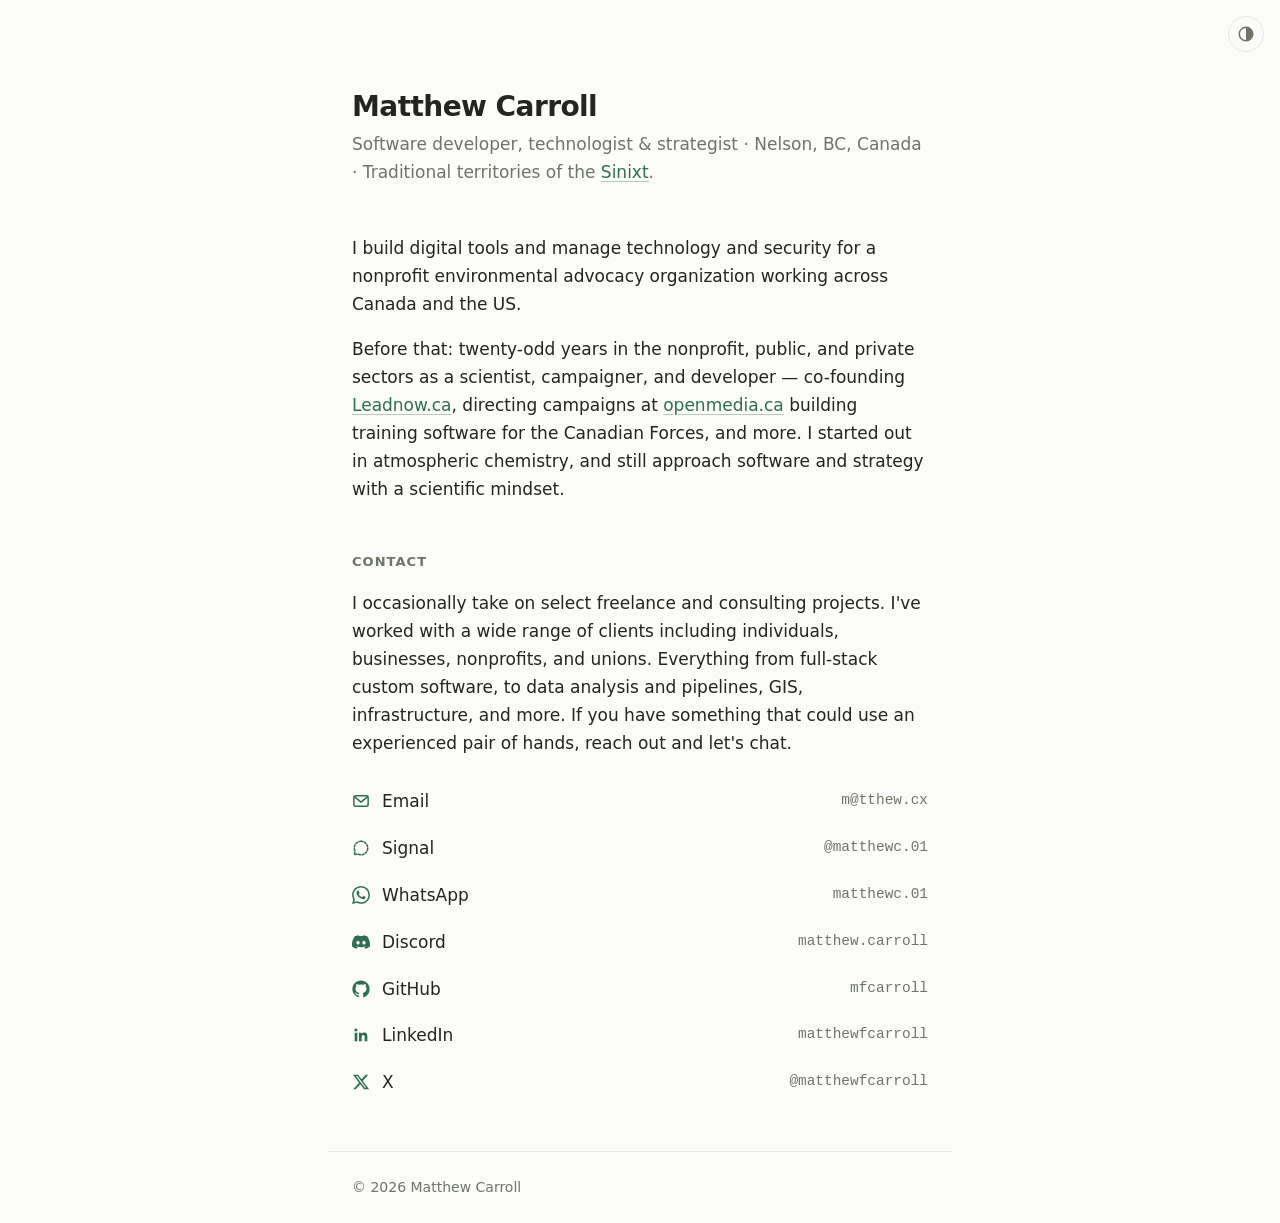
<file: index.html>
<!doctype html>
<html lang="en">
  <head>
    <meta charset="utf-8" />
    <meta name="viewport" content="width=device-width, initial-scale=1" />
    <title>Matthew Carroll — Software Developer</title>
    <meta
      name="description"
      content="Matthew Carroll is a software developer, technologist and strategist in Nelson, BC, Canada."
    />
    <link rel="canonical" href="https://matthewcarroll.ca/" />
    <meta property="og:title" content="Matthew Carroll" />
    <meta
      property="og:description"
      content="Software developer technologist and strategist in Nelson, BC, Canada."
    />
    <meta property="og:url" content="https://matthewcarroll.ca/" />
    <meta property="og:type" content="website" />
    <link rel="icon" href="favicon.svg" type="image/svg+xml" />
    <meta
      name="theme-color"
      media="(prefers-color-scheme: light)"
      content="#fbfbf9"
    />
    <meta
      name="theme-color"
      media="(prefers-color-scheme: dark)"
      content="#15181b"
    />
    <script>
      // Apply a stored theme override before first paint to avoid a flash.
      (function () {
        var t = localStorage.getItem("theme");
        if (t === "light" || t === "dark")
          document.documentElement.dataset.theme = t;
      })();
    </script>
    <link rel="stylesheet" href="styles.css" />
  </head>
  <body>
    <button class="theme-toggle" type="button" aria-label="Theme: system">
      <svg
        class="icon-system"
        viewBox="0 0 24 24"
        width="18"
        height="18"
        aria-hidden="true"
      >
        <circle
          cx="12"
          cy="12"
          r="9"
          fill="none"
          stroke="currentColor"
          stroke-width="2"
        />
        <path d="M12 3a9 9 0 0 1 0 18z" fill="currentColor" />
      </svg>
      <svg
        class="icon-light"
        viewBox="0 0 24 24"
        width="18"
        height="18"
        aria-hidden="true"
      >
        <circle cx="12" cy="12" r="4.5" fill="currentColor" />
        <g stroke="currentColor" stroke-width="2" stroke-linecap="round">
          <path
            d="M12 2.5v2.5M12 19v2.5M2.5 12H5M19 12h2.5M5.3 5.3l1.8 1.8M16.9 16.9l1.8 1.8M18.7 5.3l-1.8 1.8M7.1 16.9l-1.8 1.8"
          />
        </g>
      </svg>
      <svg
        class="icon-dark"
        viewBox="0 0 24 24"
        width="18"
        height="18"
        aria-hidden="true"
      >
        <path
          d="M20.5 14.5A8.5 8.5 0 0 1 9.5 3.5a8.5 8.5 0 1 0 11 11z"
          fill="currentColor"
        />
      </svg>
    </button>

    <main>
      <header>
        <h1>Matthew Carroll</h1>
        <p class="tagline">
          Software developer, technologist &amp; strategist · Nelson, BC, Canada
          · Traditional territories of the
          <a href="https://sinixt.org/" target="_blank">Sinixt</a>.
        </p>
      </header>

      <section aria-label="About">
        <p>
          I build digital tools and manage technology and security for a
          nonprofit environmental advocacy organization working across Canada
          and the US.
        </p>
        <p>
          Before that: twenty-odd years in the nonprofit, public, and private
          sectors as a scientist, campaigner, and developer — co-founding
          <a href="https://leadnow.ca" target="_blank">Leadnow.ca</a>, directing
          campaigns at
          <a href="https://openmedia.ca" target="_blank">openmedia.ca</a>
          building training software for the Canadian Forces, and more. I
          started out in atmospheric chemistry, and still approach software and
          strategy with a scientific mindset.
        </p>
      </section>

      <section aria-labelledby="contact-heading">
        <h2 id="contact-heading">Contact</h2>
        <p>
          I occasionally take on select freelance and consulting projects. I've
          worked with a wide range of clients including individuals, businesses,
          nonprofits, and unions. Everything from full-stack custom software, to
          data analysis and pipelines, GIS, infrastructure, and more. If you
          have something that could use an experienced pair of hands, reach out
          and let's chat.
        </p>
        <ul class="contact">
          <li>
            <a href="mailto:m@tthew.cx">
              <svg
                viewBox="0 0 24 24"
                width="18"
                height="18"
                aria-hidden="true"
                fill="none"
                stroke="currentColor"
                stroke-width="2"
                stroke-linecap="round"
                stroke-linejoin="round"
              >
                <rect x="2.5" y="5" width="19" height="14" rx="2" />
                <path d="m3.5 6.5 8.5 7 8.5-7" />
              </svg>
              <span>Email</span>
              <span class="handle">m@tthew.cx</span>
            </a>
          </li>
          <li>
            <a
              href="https://signal.me/#eu/y4Be9GjrAKG7JLKjGydiETbgCJ66M61_4Q3n5W6xiPnIg-xng4dDgKh2PlTUxSi6"
              target="_blank"
            >
              <svg
                viewBox="0 0 24 24"
                width="18"
                height="18"
                aria-hidden="true"
                fill="none"
                stroke="currentColor"
                stroke-width="2"
                stroke-linecap="round"
              >
                <path
                  d="M12 3a9 9 0 1 1-4.3 16.9L3 21l1.1-4.7A9 9 0 0 1 12 3z"
                  stroke-dasharray="2.6 2.2"
                />
              </svg>
              <span>Signal</span>
              <span class="handle">@matthewc.01</span>
            </a>
          </li>
          <li>
            <a href="https://wa.me/matthewc.01" target="_blank">
              <svg
                viewBox="0 0 24 24"
                width="18"
                height="18"
                aria-hidden="true"
                fill="currentColor"
              >
                <path
                  d="M17.472 14.382c-.297-.149-1.758-.867-2.03-.967-.273-.099-.471-.148-.67.15-.197.297-.767.966-.94 1.164-.173.199-.347.223-.644.075-.297-.15-1.255-.463-2.39-1.475-.883-.788-1.48-1.761-1.653-2.059-.173-.297-.018-.458.13-.606.134-.133.297-.347.446-.52.149-.174.198-.298.298-.497.099-.198.05-.371-.025-.52-.075-.149-.669-1.612-.916-2.207-.242-.579-.487-.5-.669-.51-.173-.008-.371-.01-.57-.01-.198 0-.52.074-.792.372-.272.297-1.04 1.016-1.04 2.479 0 1.462 1.065 2.875 1.213 3.074.149.198 2.096 3.2 5.077 4.487.709.306 1.262.489 1.694.625.712.227 1.36.195 1.871.118.571-.085 1.758-.719 2.006-1.413.248-.694.248-1.289.173-1.413-.074-.124-.272-.198-.57-.347M12.05 21.785h-.004a9.87 9.87 0 0 1-5.031-1.378l-.361-.214-3.741.982.998-3.648-.235-.374a9.86 9.86 0 0 1-1.51-5.26c.001-5.45 4.436-9.884 9.888-9.884 2.64 0 5.122 1.03 6.988 2.898a9.825 9.825 0 0 1 2.893 6.994c-.003 5.45-4.437 9.884-9.885 9.884m8.413-18.297A11.815 11.815 0 0 0 12.05 0C5.495 0 .16 5.335.157 11.892c0 2.096.547 4.142 1.588 5.945L.057 24l6.305-1.654a11.882 11.882 0 0 0 5.683 1.448h.005c6.554 0 11.89-5.335 11.893-11.893a11.821 11.821 0 0 0-3.48-8.413z"
                />
              </svg>
              <span>WhatsApp</span>
              <span class="handle">matthewc.01</span>
            </a>
          </li>
          <li>
            <a
              href="https://discord.com/users/486293101108002816"
              target="_blank"
            >
              <svg
                viewBox="0 0 24 24"
                width="18"
                height="18"
                aria-hidden="true"
                fill="currentColor"
              >
                <path
                  d="M20.317 4.3698a19.7913 19.7913 0 0 0-4.8851-1.5152.0741.0741 0 0 0-.0785.0371c-.211.3753-.4447.8648-.6083 1.2495-1.8447-.2762-3.68-.2762-5.4868 0-.1636-.3933-.4058-.8742-.6177-1.2495a.077.077 0 0 0-.0785-.037 19.7363 19.7363 0 0 0-4.8852 1.515.0699.0699 0 0 0-.0321.0277C.5334 9.0458-.319 13.5799.0992 18.0578a.0824.0824 0 0 0 .0312.0561c2.0528 1.5076 4.0413 2.4228 5.9929 3.0294a.0777.0777 0 0 0 .0842-.0276c.4616-.6304.8731-1.2952 1.226-1.9942a.076.076 0 0 0-.0416-.1057c-.6528-.2476-1.2743-.5495-1.8722-.8923a.077.077 0 0 1-.0076-.1277c.1258-.0943.2517-.1923.3718-.2914a.0743.0743 0 0 1 .0776-.0105c3.9278 1.7933 8.18 1.7933 12.0614 0a.0739.0739 0 0 1 .0785.0095c.1202.099.246.1981.3728.2924a.077.077 0 0 1-.0066.1276 12.2986 12.2986 0 0 1-1.873.8914.0766.0766 0 0 0-.0407.1067c.3604.698.7719 1.3628 1.225 1.9932a.076.076 0 0 0 .0842.0286c1.961-.6067 3.9495-1.5219 6.0023-3.0294a.077.077 0 0 0 .0313-.0552c.5004-5.177-.8382-9.6739-3.5485-13.6604a.061.061 0 0 0-.0312-.0286zM8.02 15.3312c-1.1825 0-2.1569-1.0857-2.1569-2.419 0-1.3332.9555-2.4189 2.157-2.4189 1.2108 0 2.1757 1.0952 2.1568 2.419 0 1.3332-.9555 2.4189-2.1569 2.4189zm7.9748 0c-1.1825 0-2.1569-1.0857-2.1569-2.419 0-1.3332.9554-2.4189 2.1569-2.4189 1.2108 0 2.1757 1.0952 2.1568 2.419 0 1.3332-.946 2.4189-2.1568 2.4189z"
                />
              </svg>
              <span>Discord</span>
              <span class="handle">matthew.carroll</span>
            </a>
          </li>
          <li>
            <a href="https://github.com/mfcarroll" target="_blank">
              <svg
                viewBox="0 0 24 24"
                width="18"
                height="18"
                aria-hidden="true"
                fill="currentColor"
              >
                <path
                  d="M12 .5C5.65.5.5 5.65.5 12c0 5.08 3.29 9.39 7.86 10.91.58.11.79-.25.79-.55 0-.27-.01-1.17-.02-2.12-3.2.7-3.87-1.36-3.87-1.36-.52-1.33-1.28-1.68-1.28-1.68-1.04-.71.08-.7.08-.7 1.15.08 1.76 1.19 1.76 1.19 1.03 1.75 2.69 1.25 3.34.95.1-.74.4-1.25.72-1.53-2.55-.29-5.23-1.28-5.23-5.68 0-1.26.45-2.28 1.19-3.09-.12-.29-.52-1.46.11-3.05 0 0 .97-.31 3.17 1.18a11.03 11.03 0 0 1 5.78 0c2.2-1.49 3.17-1.18 3.17-1.18.63 1.59.23 2.76.11 3.05.74.81 1.19 1.83 1.19 3.09 0 4.41-2.69 5.38-5.25 5.67.41.35.77 1.05.77 2.12 0 1.53-.01 2.76-.01 3.14 0 .3.2.67.8.55A11.51 11.51 0 0 0 23.5 12C23.5 5.65 18.35.5 12 .5z"
                />
              </svg>
              <span>GitHub</span>
              <span class="handle">mfcarroll</span>
            </a>
          </li>
          <li>
            <a
              href="https://www.linkedin.com/in/matthewfcarroll/"
              target="_blank"
            >
              <svg
                viewBox="0 0 24 24"
                width="18"
                height="18"
                aria-hidden="true"
                fill="currentColor"
              >
                <path
                  d="M20.45 20.45h-3.56v-5.57c0-1.33-.02-3.04-1.85-3.04-1.85 0-2.14 1.45-2.14 2.94v5.67H9.34V9h3.42v1.56h.05c.48-.9 1.64-1.85 3.37-1.85 3.6 0 4.27 2.37 4.27 5.46v6.28zM5.34 7.43a2.07 2.07 0 1 1 0-4.13 2.07 2.07 0 0 1 0 4.13zM7.12 20.45H3.55V9h3.57v11.45z"
                />
              </svg>
              <span>LinkedIn</span>
              <span class="handle">matthewfcarroll</span>
            </a>
          </li>
          <li>
            <a href="https://x.com/matthewfcarroll" target="_blank">
              <svg
                viewBox="0 0 24 24"
                width="18"
                height="18"
                aria-hidden="true"
                fill="currentColor"
              >
                <path
                  d="M18.24 2.25h3.31l-7.23 8.26 8.5 11.24h-6.66l-5.21-6.82-5.97 6.82H1.67l7.73-8.84L1.25 2.25h6.83l4.71 6.23 5.45-6.23zm-1.16 17.52h1.83L7.08 4.13H5.12l11.96 15.64z"
                />
              </svg>
              <span>X</span>
              <span class="handle">@matthewfcarroll</span>
            </a>
          </li>
        </ul>
      </section>
    </main>

    <footer>
      <p>© 2026 Matthew Carroll</p>
    </footer>

    <script src="theme.js"></script>
  </body>
</html>
</file>
<file: styles.css>
/* Theme ------------------------------------------------------------------ */

:root {
  color-scheme: light dark;

  --bg: light-dark(#fbfbf9, #15181b);
  --text: light-dark(#22261f, #d5dbd4);
  --muted: light-dark(#6e7568, #8b948a);
  --accent: light-dark(#2e6e54, #82c3a5);
  --rule: light-dark(#e6e7e1, #2a2f33);
}

:root[data-theme="light"] {
  color-scheme: light;
}
:root[data-theme="dark"] {
  color-scheme: dark;
}

/* Base ------------------------------------------------------------------- */

* {
  box-sizing: border-box;
  margin: 0;
}

body {
  font-family:
    ui-sans-serif,
    system-ui,
    -apple-system,
    "Segoe UI",
    Roboto,
    "Helvetica Neue",
    Arial,
    sans-serif;
  font-size: 1.0625rem;
  line-height: 1.65;
  background: var(--bg);
  color: var(--text);
  -webkit-font-smoothing: antialiased;
}

@media (prefers-reduced-motion: no-preference) {
  body,
  a,
  .theme-toggle {
    transition:
      background-color 0.2s ease,
      color 0.2s ease,
      border-color 0.2s ease,
      text-decoration-color 0.2s ease;
  }
}

main {
  max-width: 39rem;
  margin-inline: auto;
  padding: clamp(3rem, 10vh, 6rem) 1.5rem 3rem;
}

section + section {
  margin-top: 3rem;
}

p + p {
  margin-top: 1em;
}

/* Type ------------------------------------------------------------------- */

h1 {
  font-size: 1.75rem;
  font-weight: 650;
  letter-spacing: -0.02em;
  line-height: 1.2;
}

.tagline {
  margin-top: 0.375rem;
  color: var(--muted);
}

header {
  margin-bottom: 3rem;
}

h2 {
  font-size: 0.8125rem;
  font-weight: 600;
  letter-spacing: 0.08em;
  text-transform: uppercase;
  color: var(--muted);
  margin-bottom: 1rem;
}

a {
  color: var(--accent);
  text-decoration: underline;
  text-decoration-color: color-mix(in srgb, var(--accent) 35%, transparent);
  text-underline-offset: 0.2em;
}

a:hover {
  text-decoration-color: currentColor;
}

:focus-visible {
  outline: 2px solid var(--accent);
  outline-offset: 3px;
  border-radius: 2px;
}

/* Selected work ---------------------------------------------------------- */

.work {
  list-style: none;
  padding: 0;
}

.work li + li {
  margin-top: 1.25rem;
}

.work li > a {
  font-weight: 550;
  font-family: ui-monospace, "SF Mono", Menlo, Consolas, monospace;
  font-size: 0.95em;
}

.work p {
  margin-top: 0.25rem;
}

/* Contact ---------------------------------------------------------------- */

.contact {
  list-style: none;
  padding: 0;
  margin-top: 1.5rem;
}

.contact li + li {
  margin-top: 0.375rem;
}

.contact a {
  display: flex;
  align-items: center;
  gap: 0.75rem;
  padding: 0.4rem 0.5rem;
  margin-inline: -0.5rem;
  border-radius: 6px;
  color: var(--text);
  text-decoration: none;
}

.contact a:hover {
  background: color-mix(in srgb, var(--accent) 9%, transparent);
}

.contact svg {
  flex-shrink: 0;
  color: var(--accent);
}

.contact .handle {
  margin-left: auto;
  color: var(--muted);
  font-family: ui-monospace, "SF Mono", Menlo, Consolas, monospace;
  font-size: 0.85em;
}

@media (max-width: 26rem) {
  .contact a {
    flex-wrap: wrap;
    row-gap: 0;
  }

  .contact .handle {
    margin-left: 0;
    flex-basis: 100%;
    padding-left: calc(18px + 0.75rem);
  }
}

/* Theme toggle ------------------------------------------------------------ */

.theme-toggle {
  position: fixed;
  top: 1rem;
  right: 1rem;
  display: grid;
  place-items: center;
  width: 2.25rem;
  height: 2.25rem;
  padding: 0;
  border: 1px solid var(--rule);
  border-radius: 50%;
  background: var(--bg);
  color: var(--muted);
  cursor: pointer;
}

.theme-toggle:hover {
  color: var(--accent);
  border-color: var(--accent);
}

.theme-toggle svg {
  display: none;
}

:root:not([data-theme]) .icon-system,
:root[data-theme="light"] .icon-light,
:root[data-theme="dark"] .icon-dark {
  display: block;
}

/* Footer ------------------------------------------------------------------ */

footer {
  max-width: 39rem;
  margin-inline: auto;
  padding: 1.5rem;
  border-top: 1px solid var(--rule);
  color: var(--muted);
  font-size: 0.875rem;
}

/* Error Page -------------------------------------------------------------- */

.error-page h1 {
  font-size: 2em;
  font-weight: normal;
}
.error-page span {
  font-family: "Times New Roman", Times, Georgia, serif;
  letter-spacing: 0.05em;
}
</file>
